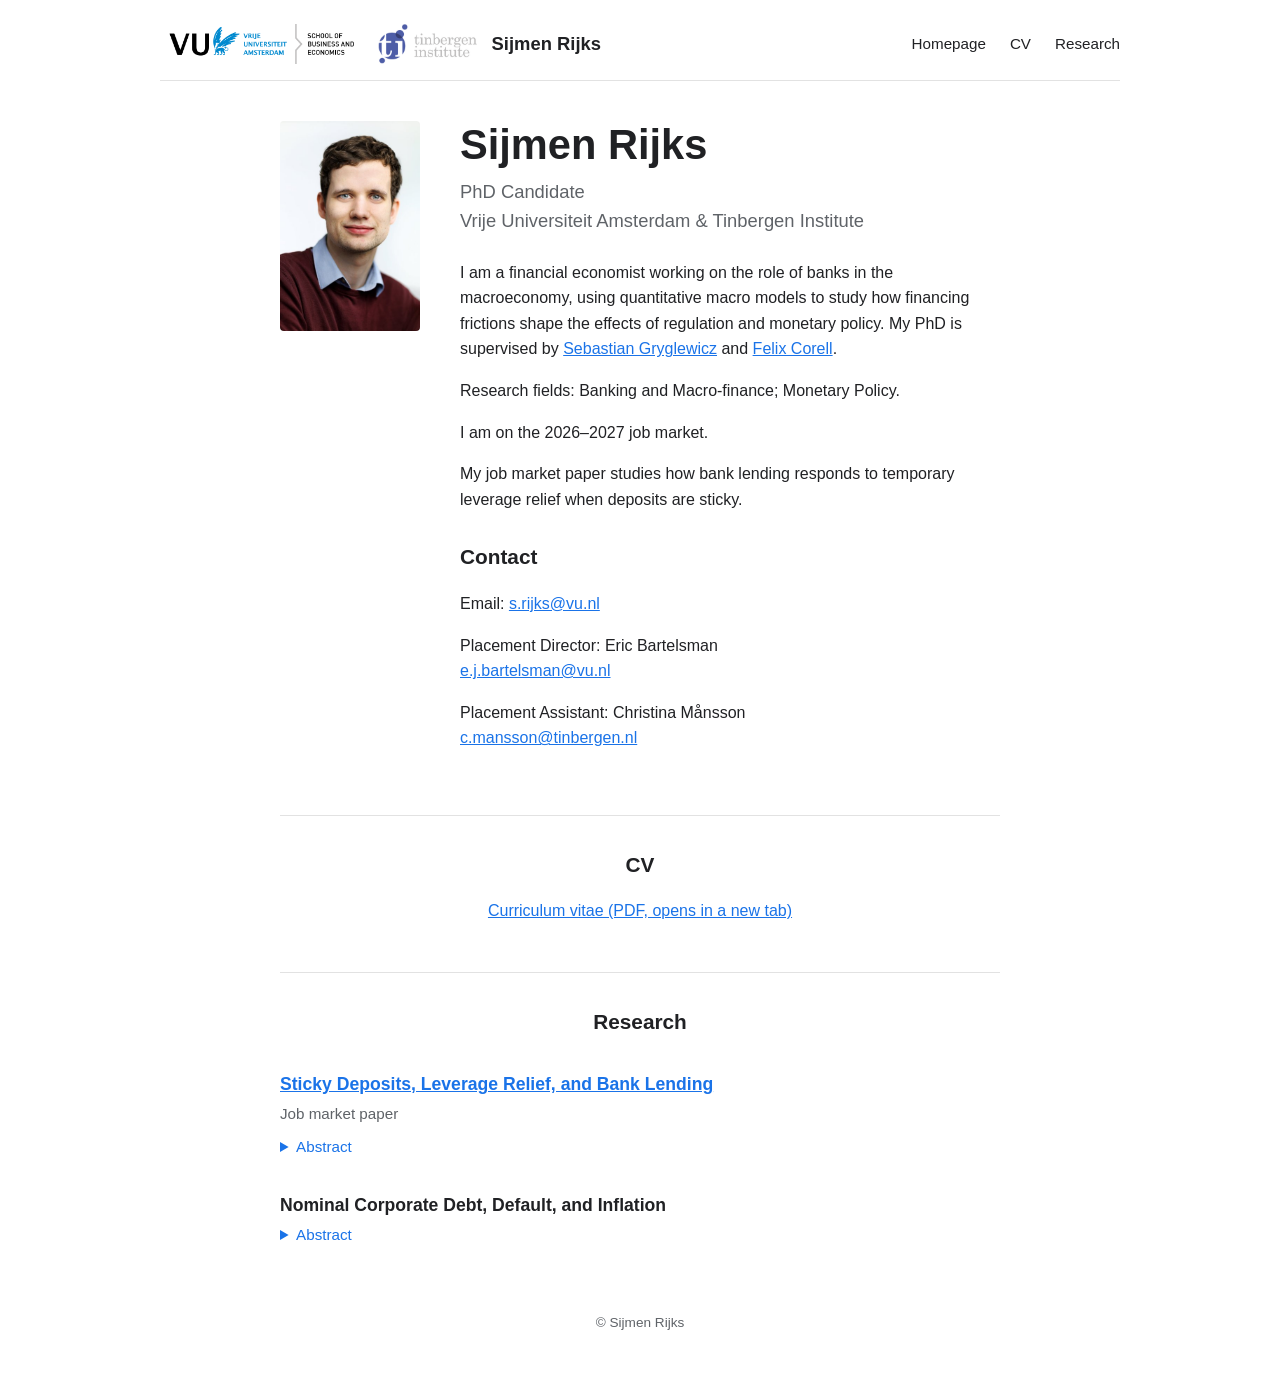
<file: index.html>
<!doctype html>
<html lang="en">
<head>
  <meta charset="utf-8">
  <meta name="viewport" content="width=device-width, initial-scale=1">
  <title>Sijmen Rijks</title>
  <meta name="description" content="Sijmen Rijks – PhD candidate in Finance at Vrije Universiteit Amsterdam. Fields: banking, macro-finance, and monetary policy.">
  <link rel="icon" href="favicon.ico" sizes="any">
  <link rel="icon" type="image/png" href="favicon-32.png" sizes="32x32">
  <link rel="icon" type="image/png" href="favicon-16.png" sizes="16x16">
  <link rel="canonical" href="https://www.sijmenrijks.nl/">
  <link rel="stylesheet" href="style.css">
  <script type="application/ld+json">
  {
    "@context": "https://schema.org",
    "@type": "Person",
    "name": "Sijmen Rijks",
    "url": "https://www.sijmenrijks.nl/",
    "image": "https://www.sijmenrijks.nl/photo.jpg",
    "jobTitle": "PhD candidate in Finance",
    "affiliation": [{"@type": "CollegeOrUniversity", "name": "Vrije Universiteit Amsterdam"}, {"@type": "ResearchOrganization", "name": "Tinbergen Institute"}],
    "knowsAbout": ["Banking", "Macro-finance", "Monetary policy"]
  }
  </script>
</head>
<body id="top">
  <header class="site-header">
    <div class="brand">
      <img class="logo" src="vu-logo.png" alt="Vrije Universiteit Amsterdam, School of Business and Economics">
      <img class="logo" src="ti-logo.png" alt="Tinbergen Institute" width="99" height="40">
      <p class="name">Sijmen Rijks</p>
    </div>
    <nav class="site-nav">
      <ul>
        <li><a href="#top">Homepage</a></li>
        <li><a href="#cv">CV</a></li>
        <li><a href="#research">Research</a></li>
      </ul>
    </nav>
  </header>

  <main>
    <div class="intro">
      <img class="portrait" src="photo.jpg" alt="Portrait of Sijmen Rijks" width="400" height="600">

      <div class="intro-text">
        <div class="hero">
          <h1>Sijmen Rijks</h1>
          <p class="tagline">PhD Candidate</p>
          <p class="tagline">Vrije Universiteit Amsterdam &amp; Tinbergen Institute</p>
        </div>

        <p>I am a financial economist working on the role of banks in the macroeconomy, using quantitative macro models to study how financing frictions shape the effects of regulation and monetary policy. My PhD is supervised by <a href="https://personal.eur.nl/gryglewicz/" target="_blank" rel="noopener">Sebastian Gryglewicz</a> and <a href="https://www.felixcorell.eu/" target="_blank" rel="noopener">Felix Corell</a>.</p>
        <p>Research fields: Banking and Macro-finance; Monetary Policy.</p>
        <p>I am on the 2026&ndash;2027 job market.</p>
        <p>My job market paper studies how bank lending responds to temporary leverage relief when deposits are sticky.</p>

        <h2>Contact</h2>
        <p>Email: <a href="mailto:s.rijks@vu.nl">s.rijks@vu.nl</a></p>

        <p>Placement Director: Eric Bartelsman<br><a href="mailto:e.j.bartelsman@vu.nl">e.j.bartelsman@vu.nl</a></p>
        <p>Placement Assistant: Christina Månsson<br><a href="mailto:c.mansson@tinbergen.nl">c.mansson@tinbergen.nl</a></p>
      </div>
    </div>

    <section id="cv" class="page-section">
      <h2>CV</h2>
      <p><a href="cv.pdf" target="_blank" rel="noopener">Curriculum vitae (PDF, opens in a new tab)</a></p>
    </section>

    <section id="research" class="page-section">
      <h2>Research</h2>

      <article class="paper">
        <h3><a href="sticky-deposits-paper.pdf" target="_blank" rel="noopener">Sticky Deposits, Leverage Relief, and Bank Lending</a></h3>
        <p class="paper-meta">Job market paper</p>
        <details>
          <summary>Abstract</summary>
          <p>I study how bank lending responds to temporary leverage relief when deposits are sticky. Methodologically, I embed deposit stickiness in a euro-area-calibrated general equilibrium model with heterogeneously capitalized banks that face idiosyncratic loan and deposit shocks, a leverage ratio requirement, and equity issuance costs. Leverage relief temporarily excludes reserves from the leverage ratio. Leverage relief raises lending through two channels. Through a leverage channel, less-capitalized banks lend more because losses no longer force them to issue equity while the relief lasts. Through an equity channel, banks that avoid issuance accumulate less equity, which counterintuitively also boosts lending. As an undercapitalized bank loses equity, issuance at the end of the relief becomes near-certain. A loss then raises the amount issued as much as a gain lowers it, so the bank weighs gains and losses equally. As undercapitalized banks supply more loans, returns to lending fall and better-capitalized banks lend less. Four quarters of leverage relief increase bank lending by up to 0.9% above steady state, but lending falls to 0.6% below steady state once the relief ends, because banks hold less equity. Lastly, after a deposit inflow into the banking system, leverage relief raises lending more during the relief but is followed by a deeper contraction.</p>
        </details>
      </article>

      <article class="paper">
        <h3>Nominal Corporate Debt, Default, and Inflation</h3>
        <details>
          <summary>Abstract</summary>
          <p>I show that corporate default strengthens the effect of interest rate policy on prices when firm owners owe nominal debt to workers and bear non-diversifiable idiosyncratic labour productivity risk. Without default, an increase in the policy rate lowers prices, which raises owners' real debt burden and reduces their willingness to bear risk and to hire labour. As firms produce less, output falls more and prices fall less, making policy rate increases less effective. Bankruptcy counteracts this: ex post, the least productive owners file for bankruptcy and are shielded from the higher debt burden. This provides insurance ex ante and lowers the risk discount in wages. Wages then fall less after a policy rate increase, and the price level falls more. Numerically, policy rate increases are most effective when a small, but not too small, fraction of firms files for bankruptcy. Out-of-court restructuring, which takes place before productivity is known and when real debt is high, weakens this effect, because debt write-downs benefit only owners who remain solvent. More borrower-friendly bankruptcy law makes policy rate increases relatively more effective at lower policy rates.</p>
        </details>
      </article>
    </section>
  </main>

  <footer class="site-footer">
    &copy; Sijmen Rijks
  </footer>
</body>
</html>
</file>
<file: style.css>
:root {
  --text: #202124;
  --muted: #5f6368;
  --accent: #1a73e8;
  --border: #e2e2e2;
  --max-width: 720px;
}

* {
  box-sizing: border-box;
}

html {
  scroll-behavior: smooth;
}

@media (prefers-reduced-motion: reduce) {
  html {
    scroll-behavior: auto;
  }
}

body {
  margin: 0;
  padding: 0 1.5rem;
  font-family: Arial, Helvetica, sans-serif;
  color: var(--text);
  line-height: 1.6;
  background: #fff;
}

header.site-header {
  max-width: 960px;
  margin: 0 auto;
  padding: 1.5rem 0 1rem;
  border-bottom: 1px solid var(--border);
  display: flex;
  align-items: center;
  justify-content: space-between;
  flex-wrap: wrap;
  gap: 1rem;
}

header.site-header .brand {
  display: flex;
  align-items: center;
  gap: 0.9rem;
}

header.site-header .logo {
  height: 40px;
  width: auto;
}

header.site-header .name {
  font-size: 1.15rem;
  font-weight: bold;
  margin: 0;
  line-height: inherit;
}

nav.site-nav ul {
  list-style: none;
  display: flex;
  gap: 1.5rem;
  padding: 0;
  margin: 0;
  font-size: 0.95rem;
}

nav.site-nav a {
  color: var(--text);
  text-decoration: none;
  border-bottom: 2px solid transparent;
  padding-bottom: 0.2rem;
}

nav.site-nav a:hover {
  border-bottom-color: var(--accent);
}

main {
  max-width: var(--max-width);
  margin: 0 auto;
  padding: 2.5rem 0 4rem;
  text-align: center;
}

main .intro {
  display: flex;
  align-items: flex-start;
  justify-content: center;
  gap: 2.5rem;
  text-align: left;
}

main .portrait {
  flex: none;
  width: 140px;
  height: auto;
  border-radius: 4px;
}

main .intro-text {
  text-align: left;
}

main .intro-text h2 {
  margin-top: 1.75rem;
}

@media (max-width: 560px) {
  main .intro {
    flex-direction: column;
    align-items: center;
    gap: 1.5rem;
  }
}


main h2 {
  font-size: 1.3rem;
  margin-top: 2.5rem;
}

a {
  color: var(--accent);
}

.embed {
  width: 100%;
  height: 80vh;
  border: 1px solid var(--border);
  margin-top: 1rem;
}

.notice {
  font-size: 0.95rem;
  color: var(--muted);
  background: #f7f7f7;
  border: 1px solid var(--border);
  border-radius: 4px;
  padding: 0.75rem 1rem;
  margin-top: 1rem;
}

footer.site-footer {
  max-width: var(--max-width);
  margin: 0 auto;
  padding-bottom: 3rem;
  color: var(--muted);
  font-size: 0.85rem;
  text-align: center;
}

.paper {
  text-align: left;
  margin-top: 2rem;
}

.paper h3 {
  font-size: 1.1rem;
  margin: 0 0 0.25rem;
}

.paper .paper-meta {
  margin: 0 0 0.5rem;
  color: var(--muted);
  font-size: 0.95rem;
}

.paper p {
  margin-top: 0;
}

.paper details summary {
  cursor: pointer;
  color: var(--accent);
  font-size: 0.95rem;
  width: fit-content;
}

.paper details p {
  margin-top: 0.5rem;
}

.page-section {
  margin-top: 3rem;
  padding-top: 0.5rem;
  border-top: 1px solid var(--border);
  scroll-margin-top: 1.5rem;
}

.page-section h2 {
  margin-top: 1.5rem;
}


.hero {
  margin-bottom: 1.5rem;
}

.hero h1 {
  font-size: 2.6rem;
  line-height: 1.15;
  margin: 0 0 0.5rem;
}

.hero .tagline {
  margin: 0;
  color: var(--muted);
  font-size: 1.15rem;
}

@media (max-width: 560px) {
  header.site-header .name {
    display: none;
  }
}
</file>
